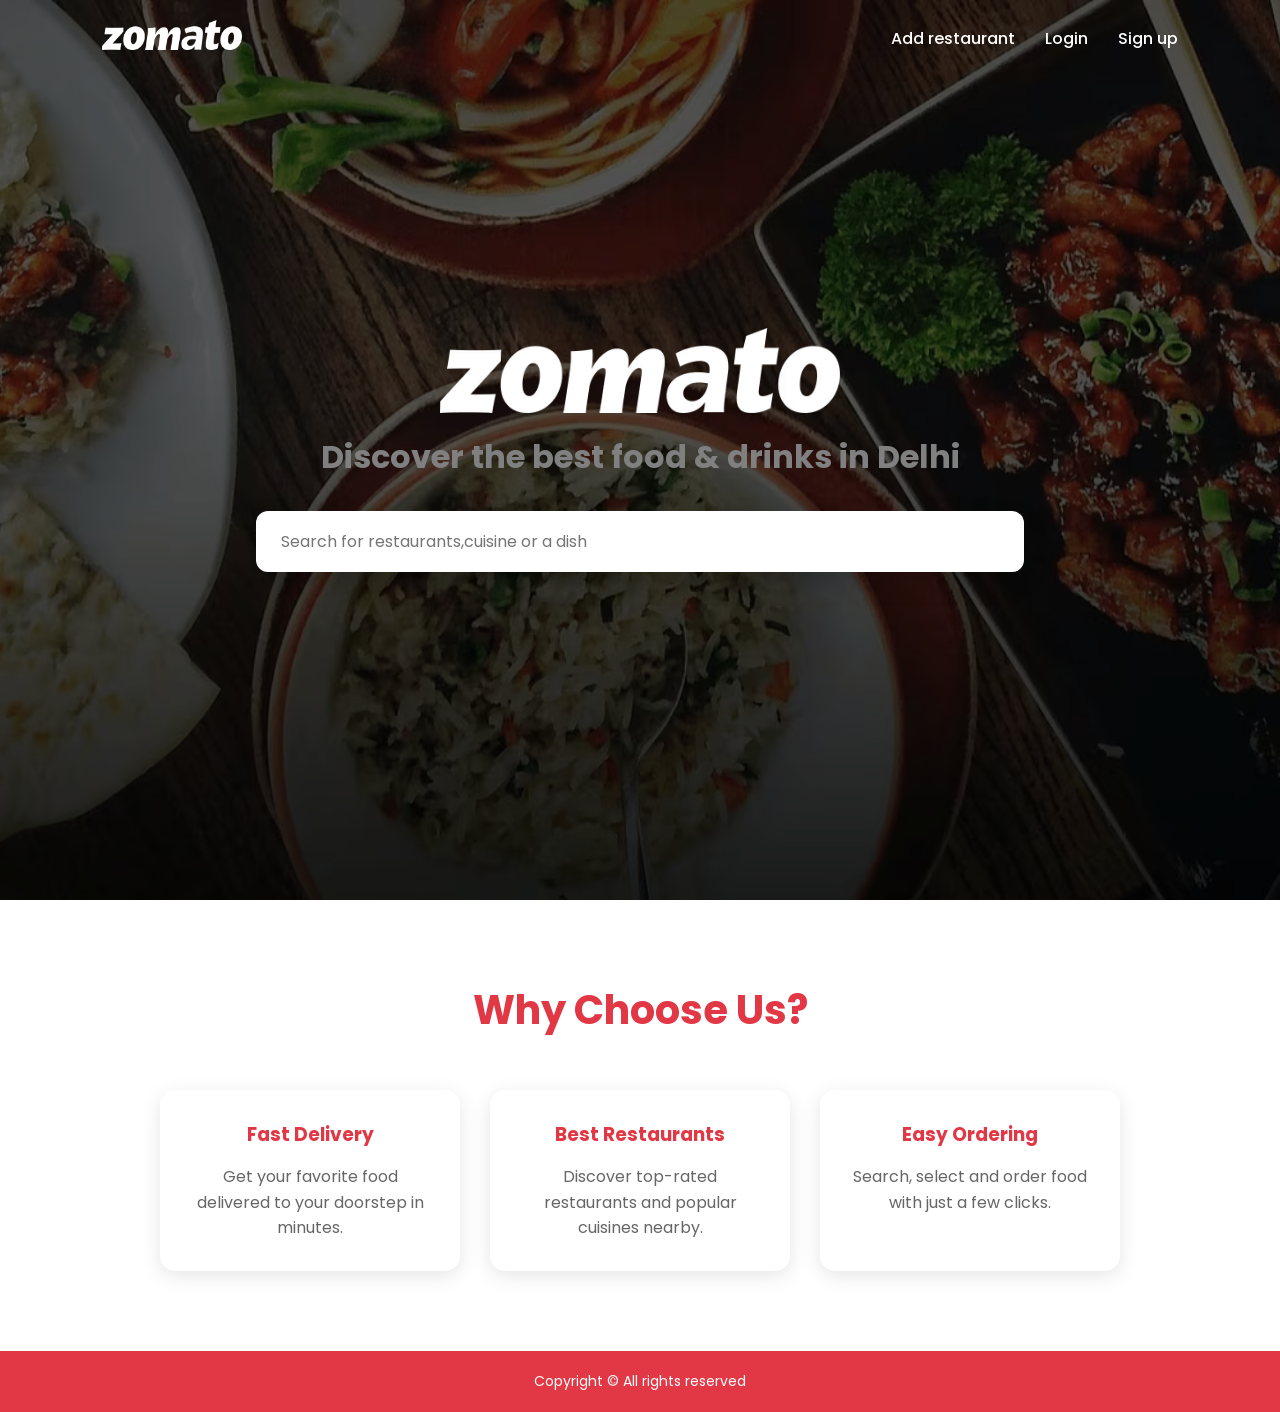
<file: index.html>
<!DOCTYPE html>
<html lang="en">

<head>
    <meta charset="UTF-8">
    <meta name="viewport" content="width=device-width, initial-scale=1.0">
    <title>Zomato- Order food online</title>
    <link rel="stylesheet" href="css/style.css">
    <link rel="icon" type="image" href="images/favicon.png">
    <!-- this is done by entering link:css -->
</head>

<body>
    <header>
        <div class="logo"><img src="images/logo.png" alt=""></div>
        <ul>
            <!-- <li><a href="investor_relation.html" >Investor Relations</a></li> -->
            <li><a href="add_restaurant.html">Add restaurant</a></li>
            <li><a href="login.html">Login</a></li>
            <li><a href="signup.html">Sign up</a></li>
        </ul>
    </header>
    <main>
        <section>

            <!-- use img/bg.png as background and put the text and placeholder on this background -->
            
            <img src="images/logo.png" alt="" class="hero_logo">
            <p>
                Discover the best food & drinks in Delhi
            </p>
            <input type="search" id="searchBox" placeholder="Search for restaurants,cuisine or a dish">

        </section>
        <section class="features">

    <h2>Why Choose Us?</h2>

    <div class="feature-container">

        <div class="card">
            <h3>Fast Delivery</h3>
            <p>Get your favorite food delivered to your doorstep in minutes.</p>
        </div>

        <div class="card">
            <h3>Best Restaurants</h3>
            <p>Discover top-rated restaurants and popular cuisines nearby.</p>
        </div>

        <div class="card">
            <h3>Easy Ordering</h3>
            <p>Search, select and order food with just a few clicks.</p>
        </div>

    </div>

</section>


    </main>
    <footer>
        Copyright &copy; All rights reserved
    </footer>
    <script src="jss/script.js"></script>
</body>

</html>
</file>
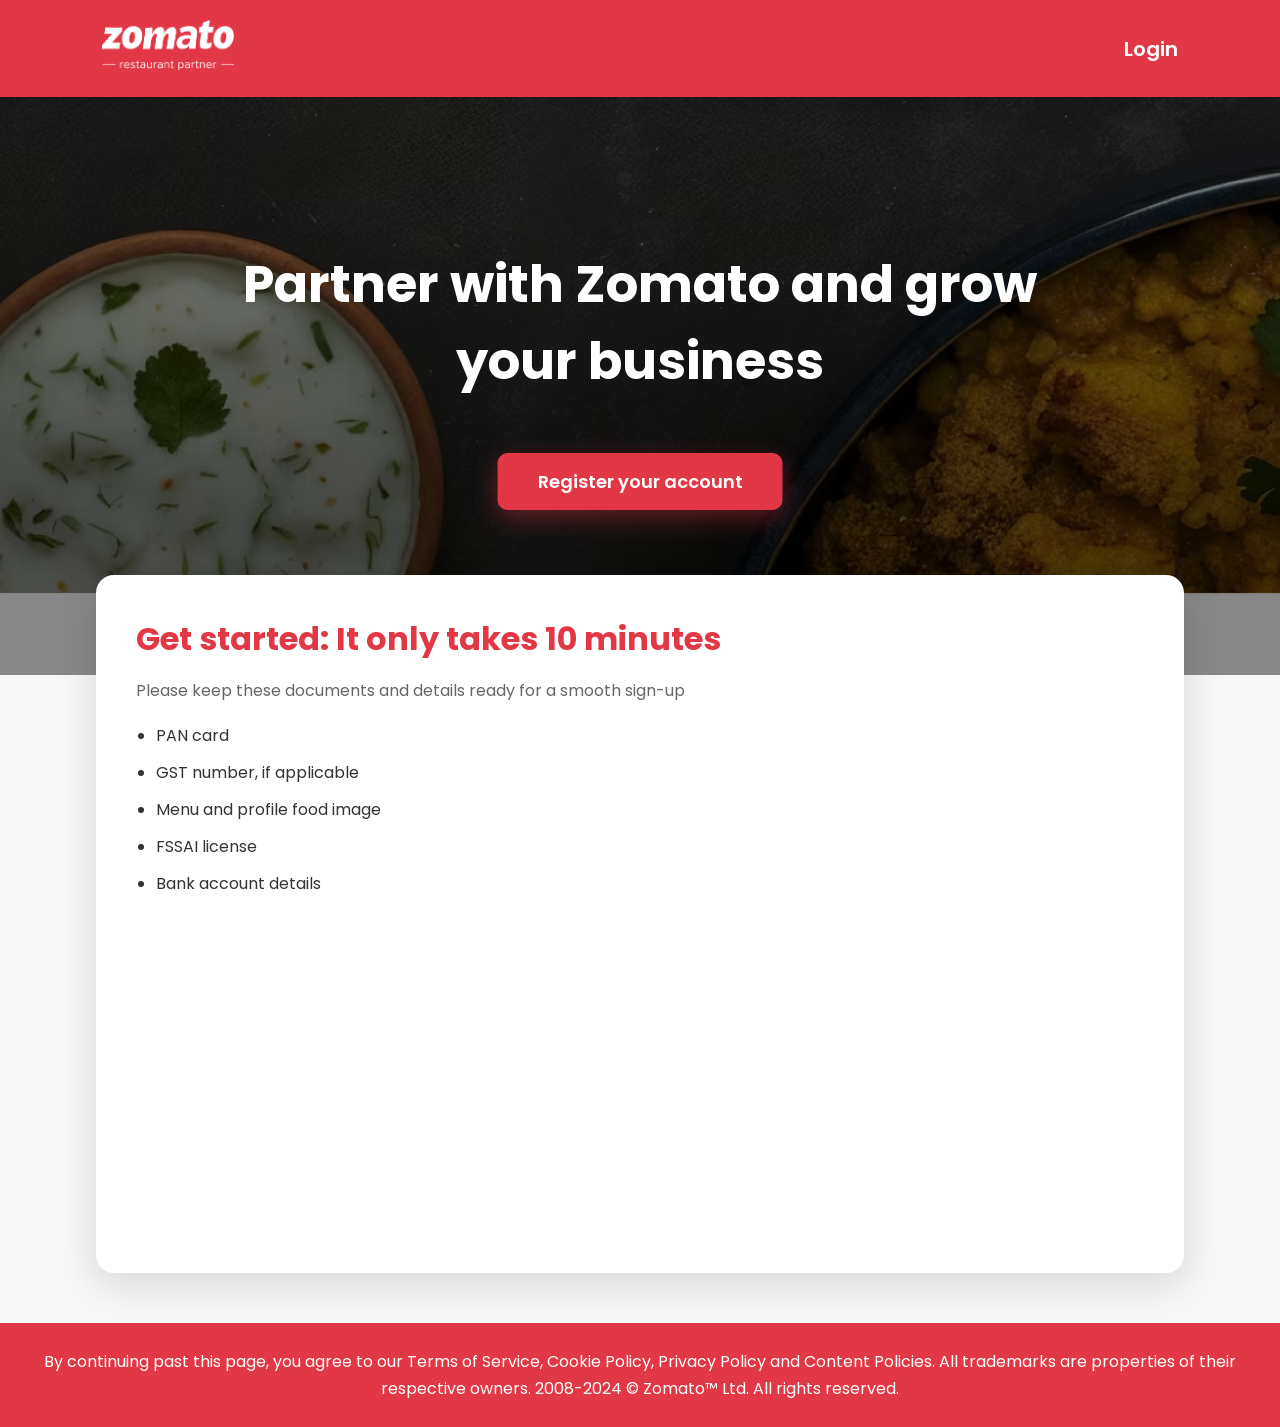
<file: add_restaurant.html>
<!DOCTYPE html>
<html lang="en">

<head>
    <meta charset="UTF-8">
    <meta name="viewport" content="width=device-width, initial-scale=1.0">
    <title>Partner with Zomato- Grow your Restaurant on our platform</title>
    <link rel="icon" type="image" href="images/favicon.png">
    <link rel="stylesheet" href="css/style2.css">
</head>

<body>
    <header>
        <div class="logo"> <img src="images/logo2.png" alt=""></div>
        <div>
            <a href="login.html">Login</a>
        </div>
    </header>
    <main>
        <!-- set bg2.png as the background -->
        <section>
            <p>Partner with Zomato and grow your business</p>
        </section>
        <section>
            <a href="">Register your account</a>
        </section>
        <div class="card">
            <h2>Get started: It only takes 10 minutes</h2>

            <p>Please keep these documents and details ready for a smooth sign-up</p>

            <ul>
                <li>PAN card</li>
                <li>GST number, if applicable</li>
                <li>Menu and profile food image</li>
                <li>FSSAI license</li>
                <li>Bank account details</li>
            </ul>

            <iframe width="560" height="315" src="https://www.youtube.com/embed/Dz7TYlH_igg?si=OtxK_WhVA6tWFQxH"
                title="YouTube video player" frameborder="0"
                allow="accelerometer; autoplay; clipboard-write; encrypted-media; gyroscope; picture-in-picture; web-share"
                referrerpolicy="strict-origin-when-cross-origin" allowfullscreen></iframe>
        </div>
        <section>
            <!-- add html elements according to u  -->
        </section>
    </main>
    <footer>
        By continuing past this page, you agree to our Terms of Service, Cookie Policy, Privacy Policy and Content Policies. All trademarks are properties of their respective owners. 2008-2024 © Zomato™ Ltd. All rights reserved.
    </footer>

    <script src="jss/script2.js"></script>
</body>

</html>
</file>
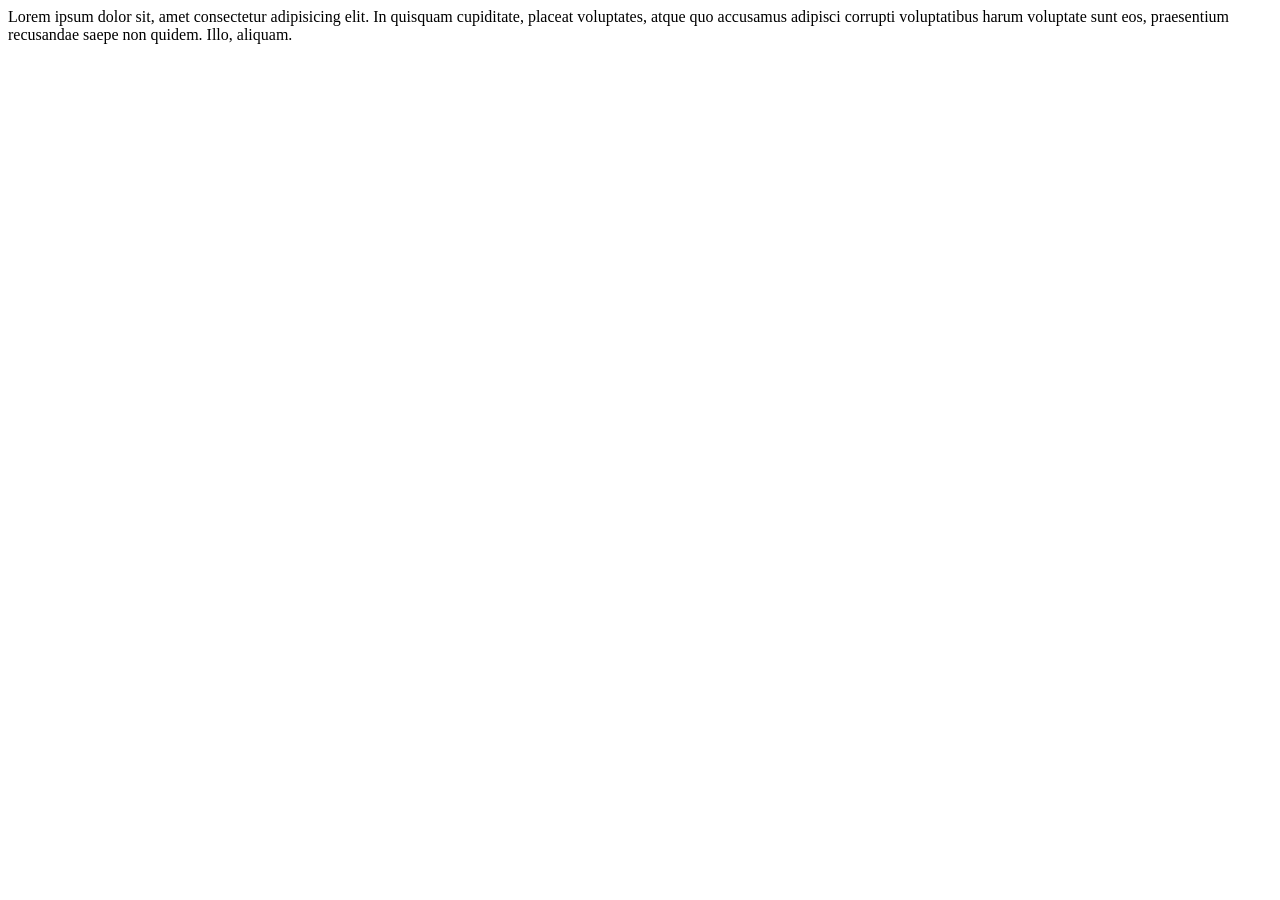
<file: investor_relation.html>
<!DOCTYPE html>
<html lang="en">
<head>
    <meta charset="UTF-8">
    <meta name="viewport" content="width=device-width, initial-scale=1.0">
    <title>Investor_relation</title>
</head>
<body>
    Lorem ipsum dolor sit, amet consectetur adipisicing elit. In quisquam cupiditate, placeat voluptates, atque quo accusamus adipisci corrupti voluptatibus harum voluptate sunt eos, praesentium recusandae saepe non quidem. Illo, aliquam.
</body>
</html>
</file>
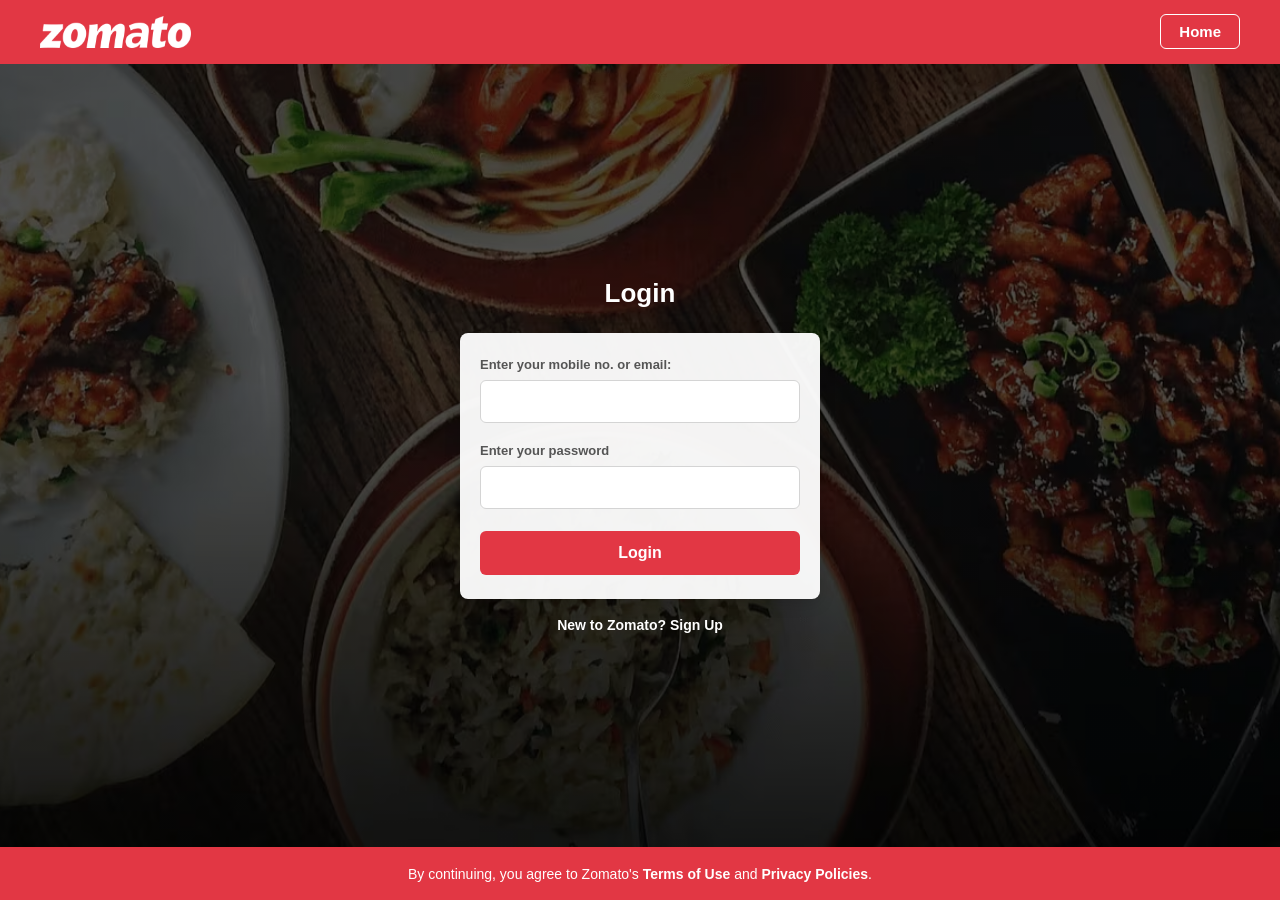
<file: login.html>
<!DOCTYPE html>
<html lang="en">

<head>
    <meta charset="UTF-8">
    <meta name="viewport" content="width=device-width, initial-scale=1.0">
    <title>Login on Zomato </title>
    <link rel="icon" type="image" href="images/favicon.png">
    <link rel="stylesheet" href="css/style3.css">
</head>

<body>
    <header>
        <div class="logo"><img src="images/logo.png" alt="zomato logo"></div>
        <div class="signup">
            <a href="index.html">Home</a>
        </div>
    </header>
    <main>
        <!-- add bg2 as the background -->
        <img src="bg.png" alt="">
        <div class="card">
            <div class="mobile">
                <label for="email">Enter your mobile no. or email:</label>
                <input type="text" id="email">
            </div>
            <div class="pswd">
                <label for="pswd">Enter your password</label>
                <input type="password" id="pswd">
            </div>
            <span>

            </span>
            <div class="button">
                Login
            </div>
        </div>
        <a href="signup.html"> New to Zomato? Sign Up</a>
    </main>
    <footer>
        By continuing, you agree to Zomato's <a href="https://www.zomato.com/conditions" target="_blank"> Terms of Use </a> and <a href="https://www.zomato.com/policies" target="_blank"> Privacy Policies</a>.
    </footer>
    <script src="jss/script3.js"></script>
</body>

</html>
</file>
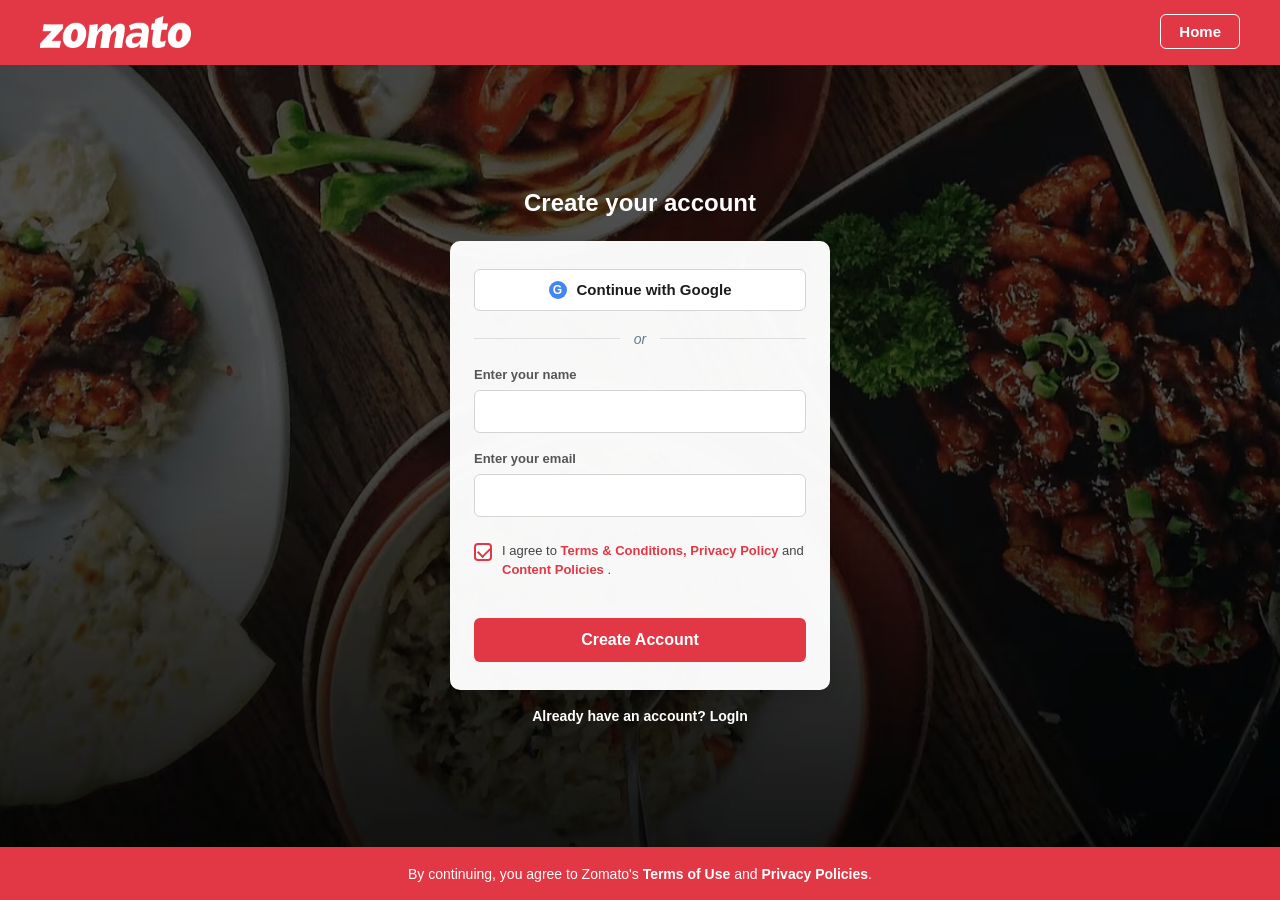
<file: signup.html>
<!DOCTYPE html>
<html lang="en">

<head>
    <meta charset="UTF-8">
    <meta name="viewport" content="width=device-width, initial-scale=1.0">
    <title>Create your account on Zomato</title>
    <link rel="icon" type="image" href="images/favicon.png">
    <link rel="stylesheet" href="css/style4.css">
</head>

<body>
    <header>
        <div class="logo"><img src="images/logo.png" alt="zomato logo"></div>
        <div class="signup">
            <a href="index.html">Home</a>
        </div>
    </header>
    <main>
        <!-- add bg2 as the background -->
        <img src="bg.png" alt="">
        <div class="card">
            <button>
                <a href="https://accounts.google.com/v3/signin/accountchooser?as=QX8Mhnu_-nerFi2RszQhErbooGPDB0inv6Evpboyubs&client_id=442739719837.apps.googleusercontent.com&display=popup&gis_params=GAcqK1FYOE1obnVfLW5lckZpMlJzelFoRXJib29HUERCMGludjZFdnBib3l1YnM4AUJAZWQ1NjA3MThmNWE4ZWU5MGU5YTdiMzE3ZTg2MmQ2NGVkNDk1NDRmNGQxNjg4Y2U5YjY4NjYzZjc2ZDNkYzdlNw&gislp=1&gsiwebsdk=gis_attributes&origin=https%3A%2F%2Fwww.zomato.com&prompt=select_account&redirect_uri=gis_transform&response_mode=form_post&response_type=id_token&scope=openid+email+profile&upstream_experiment_id=117788636&dsh=QX8Mhnu_-nerFi2RszQhErbooGPDB0inv6Evpboyubs&o2v=1&service=lso&flowName=GeneralOAuthFlow&opparams=%253Fgislp%253D1%2526response_mode%253Dform_post%2526gis_params%253DGAcqK1FYOE1obnVfLW5lckZpMlJzelFoRXJib29HUERCMGludjZFdnBib3l1YnM4AUJAZWQ1NjA3MThmNWE4ZWU5MGU5YTdiMzE3ZTg2MmQ2NGVkNDk1NDRmNGQxNjg4Y2U5YjY4NjYzZjc2ZDNkYzdlNw%2526upstream_experiment_id%253D117788636&continue=https%3A%2F%2Faccounts.google.com%2Fsignin%2Foauth%2Fconsent%3Fauthuser%3Dunknown%26part%[base64]%26flowName%3DGeneralOAuthFlow%26as%3DQX8Mhnu_-nerFi2RszQhErbooGPDB0inv6Evpboyubs%26client_id%3D442739719837.apps.googleusercontent.com%26requestPath%3D%252Fsignin%252Foauth%252Fconsent%23&app_domain=https%3A%2F%2Fwww.zomato.com" target="_blank">Continue with Google </a>
            </button>
            <div class="divider">
                <span>or</span>
            </div>
            <div class="create_acc">
                <div>

                    <label for="name">Enter your name</label>
                    <input type="text" id="name">
                    <label for="email">Enter your email</label>
                    <input type="email" id="email">
                </div>
                <div>
                    <input type="checkbox" id="terms" checked>
                    <label for="terms"> I agree to <a href="https://www.zomato.com/conditions" target="_blank"> Terms & Conditions,</a> <a href="https://www.zomato.com/privacy"> Privacy Policy</a> and <a href="https://www.zomato.com/Policies" target="_blank"> Content Policies</a> .
                    </label>
                </div>
                <!-- red bg button with white' 'create account' font -->
                <div class="button">
                    Create Account
                </div>
            </div>

        </div>
        <a href="login.html"> Already have an account? LogIn </a>
    </main>
    <footer>
        By continuing, you agree to Zomato's <a href="https://www.zomato.com/conditions" target="_blank"> Terms of Use </a> and <a href="https://www.zomato.com/policies" target="_blank"> Privacy Policies</a>.
    </footer>
    <script src="jss/script4.js"></script>
</body>

</html>
</file>
<file: css/style.css>
@import url('https://fonts.googleapis.com/css2?family=Poppins:wght@300;400;500;600;700&display=swap');

* {
    margin: 0;
    padding: 0;
    box-sizing: border-box;
    font-family: 'Poppins', sans-serif;
}

body {
    background-color: #ffffff;
    color: #333;
}

/* HEADER */

header {
    background: #e23744;
    position: absolute;
    top: 0;
    width: 100%;
    padding: 20px 8%;
    display: flex;
    justify-content: space-between;
    align-items: center;
    z-index: 100;
}

.logo img {
    width: 140px;
    cursor: pointer;
}

header ul {
    display: flex;
    list-style: none;
    gap: 30px;
}

header ul li a {
    text-decoration: none;
    color: white;
    font-size: 16px;
    font-weight: 500;
    transition: 0.3s;
}

header ul li a:hover {
    color: #ffd6d6;
}

/* HERO SECTION */

main section:first-child {
    height: 100vh;
    background-image: url(../bg.png);
    background-size: cover;
    background-position: center;
    position: relative;

    display: flex;
    flex-direction: column;
    justify-content: center;
    align-items: center;
}

.hero_logo {
    position: relative;
    z-index: 2;

    width: 400px;
    height: auto;

    margin-bottom: 20px;
}

/* Dark Overlay */

main section:first-child::before {
    content: "";
    position: absolute;
    inset: 0;
    background: rgba(0, 0, 0, 0.45);
}

main section:first-child p {
    position: relative;
    z-index: 2;

    color: grey;

    font-size: xx-large;
    font-weight: 700;
    

    text-align: center;
    max-width: 900px;
    margin-bottom: 30px;
}

#searchBox {
    position: relative;
    z-index: 2;

    width: 60%;
    max-width: 1600px;

    padding: 18px 25px;

    border: rgba(0, 0, 0, 0.45);
    outline: none;

    border-radius: 12px;

    font-size: 16px;

    box-shadow: 0 10px 25px rgba(0, 0, 0, 0.2);

    transition: 0.3s;
}

#searchBox:focus {
    transform: scale(1.03);
    box-shadow: 0 0 20px rgba(226, 55, 68, 0.6);
}

/* FEATURES SECTION */

.features {
    padding: 80px 10%;
    text-align: center;
    background: #fff;
}

.features h2 {
    font-size: 2.5rem;
    color: #e23744;
    margin-bottom: 50px;
}

.feature-container {
    display: flex;
    justify-content: center;
    gap: 30px;
    flex-wrap: wrap;
}

.card {
    width: 300px;
    background: white;
    padding: 30px;
    border-radius: 15px;

    box-shadow: 0 5px 20px rgba(0, 0, 0, 0.1);

    transition: 0.3s;
}

.card:hover {
    transform: translateY(-10px);

    box-shadow: 0 15px 35px rgba(226, 55, 68, 0.2);
}

.card h3 {
    color: #e23744;
    margin-bottom: 15px;
}

.card p {
    color: #666;
    line-height: 1.6;
}

/* FOOTER */

footer {
    background: #e23744;
    color: white;
    text-align: center;
    padding: 20px;
    font-size: 14px;
}

/* RESPONSIVE DESIGN */

@media(max-width: 768px) {

    header {
        flex-direction: column;
        gap: 15px;
    }

    header ul {
        flex-wrap: wrap;
        justify-content: center;
        gap: 15px;
    }

    main section:first-child p {
        font-size: 2rem;
        padding: 0 20px;
    }

    #searchBox {
        width: 85%;
    }

    .card {
        width: 100%;
    }
}

@media (max-width: 768px) {

  body {
    overflow-x: hidden;
  }

  .container {
    width: 100%;
  }

}
</file>
<file: css/style2.css>
@import url('https://fonts.googleapis.com/css2?family=Poppins:wght@300;400;500;600;700&display=swap');

*{
    margin:0;
    padding:0;
    box-sizing:border-box;
    font-family:'Poppins',sans-serif;
}

body{
    background:#f8f8f8;
    color:#333;
}

/* HEADER */

header{
    display:flex;
    justify-content:space-between;
    align-items:center;
    padding:20px 8%;
    position:fixed;
    top:0;
    left:0;
    width:100%;
    z-index:1000;

    background:#e23744;
    backdrop-filter:blur(5px);
}
.logo img{
    height:50px;
}

header a{
    color:white;
    text-decoration: none;
    font-size:20px;
    font-weight:600;
}

header a:hover {
    color: #ffd6d6;
}

/* HERO SECTION */

main section:first-child{
    height:75vh;

    background:
    linear-gradient(
        rgba(0,0,0,0.45),
        rgba(0,0,0,0.45)
    ),
    url(../bg2.png);

    background-size:cover;
    background-position:center;

    display:flex;
    flex-direction:column;
    justify-content:center;
    align-items:center;

    text-align:center;
    padding:20px;
}

main section:first-child p{
    color:white;
    font-size:3.2rem;
    font-weight:700;
    max-width:850px;
    margin-bottom:30px;
}

/* REGISTER BUTTON */

main section:nth-child(2){
    position:absolute;
    top:52%;
    left:50%;
    transform:translateX(-50%);
    z-index:10;
}

main section:nth-child(2) a{
    text-decoration:none;
    background:#e23744;
    color:white;
    padding:16px 40px;
    border-radius:10px;
    font-size:18px;
    font-weight:600;
    transition:0.3s;
    box-shadow:0 8px 25px rgba(226,55,68,0.4);
}

main section:nth-child(2) a:hover{
    background:#c62828;
    transform:translateY(-3px);
}

/* CARD */

.card{
    width:85%;
    max-width:1100px;

    background:white;

    margin:-100px auto 50px auto;

    padding:40px;

    border-radius:18px;

    box-shadow:
    0 10px 40px rgba(0,0,0,0.15);

    position:relative;
    z-index:20;
}

.card h2{
    color:#e23744;
    margin-bottom:15px;
    font-size:2rem;
}

.card p{
    margin-bottom:20px;
    color:#666;
}

.card ul{
    margin-left:20px;
    margin-bottom:30px;
}

.card li{
    margin-bottom:12px;
    font-size:16px;
}

/* VIDEO */

iframe{
    width:100%;
    height:300px;
    border:none;
    border-radius:12px;
}

/* FOOTER */

footer{
    background:#e23744;
    color:white;
    text-align:center;
    padding:25px;
    line-height:1.7;
    margin-top:40px;
}

/* RESPONSIVE */

@media(max-width:768px){

    main section:first-child{
        height:65vh;
    }

    main section:first-child p{
        font-size:2rem;
    }

    main section:nth-child(2){
        top:48%;
    }

    .card{
        width:95%;
        margin-top:-80px;
        padding:25px;
    }

    iframe{
        height:250px;
    }

    .logo img{
        height:40px;
    }
}
</file>
<file: css/style3.css>
/* ============================
   Zomato-style Login Page CSS
   Theme color: Red (#E23744 — Zomato's signature red)
   ============================ */

* {
  margin: 0;
  padding: 0;
  box-sizing: border-box;
}

body {
  font-family: 'Segoe UI', Roboto, Arial, sans-serif;
  background-color: #fafafa;
  color: #1c1c1c;
  min-height: 100vh;
  display: flex;
  flex-direction: column;
}

/* ---------- Header ---------- */
header {
  display: flex;
  justify-content: space-between;
  align-items: center;
  padding: 16px 40px;
  border-bottom: none;
  background-color: #e23744;
}

.logo img {
  height: 32px;
  display: block;
}

.signup a {
  color: white;
  font-weight: 600;
  text-decoration: none;
  font-size: 15px;
  padding: 8px 18px;
  border: 1px solid white;
  border-radius: 6px;
  transition: background-color 0.2s ease, color 0.2s ease;
}

/* .signup a:hover {
  background-color:rgb(0, 0, 0);
  color: #ffffff;
} */

.signup a:hover {
    color: #ffd6d6;
}

/* ---------- Main / Login Card ---------- */
main {
  flex: 1;
  position: relative;
  display: flex;
  flex-direction: column;
  align-items: center;
  justify-content: center;
  padding: 40px 20px;
  overflow: hidden;
}

/* Background image (the <img src="/bg.png"> placed right inside <main>) */
main > img {
  position: absolute;
  inset: 0;
  width: 100%;
  height: 100%;
  object-fit: cover;
  z-index: 0;
}

/* Dark overlay so the form stays readable on top of the photo */
main::after {
  content: "";
  position: absolute;
  inset: 0;
  background: linear-gradient(
    to bottom,
    rgba(0, 0, 0, 0.45),
    rgba(0, 0, 0, 0.55)
  );
  z-index: 1;
}

main::before {
  content: "Login";
  position: relative;
  z-index: 2;
  font-size: 26px;
  font-weight: 700;
  color: #ffffff;
  margin-bottom: 24px;
}

.card {
  position: relative;
  z-index: 2;
  width: 100%;
  max-width: 360px;
  background-color: rgba(255, 255, 255, 0.95);
  padding: 24px 20px;
  border-radius: 8px;
  box-shadow: 0 4px 16px rgba(0, 0, 0, 0.15);
}

.mobile,
.pswd {
  width: 100%;
  display: flex;
  flex-direction: column;
  margin-bottom: 20px;
}

.pswd {
  margin-bottom: 0;
}

.mobile label,
.pswd label {
  font-size: 13px;
  font-weight: 600;
  color: #555;
  margin-bottom: 8px;
}

.mobile input,
.pswd input {
  padding: 12px 14px;
  border: 1px solid #d4d4d4;
  border-radius: 6px;
  font-size: 15px;
  outline: none;
  transition: border-color 0.2s ease, box-shadow 0.2s ease;
}

.mobile input:focus,
.pswd input:focus {
  border-color: #e23744;
  box-shadow: 0 0 0 3px rgba(226, 55, 68, 0.15);
}

.mobile input.invalid,
.pswd input.invalid {
  border-color: #d32f2f;
  box-shadow: 0 0 0 3px rgba(211, 47, 47, 0.12);
}

.error-msg {
  width: 100%;
  color: #d32f2f;
  font-size: 13px;
  margin-top: -10px;
  margin-bottom: 16px;
  min-height: 16px;
}


/* Login button (static div inside .card) */

.card .button {
  width: 100%;
  padding: 13px 0;
  background-color: #e23744;
  color: #ffffff;
  font-size: 16px;
  font-weight: 700;
  text-align: center;
  border-radius: 6px;
  cursor: pointer;
  user-select: none;
  margin-top: 16px;
  transition: background-color 0.2s ease, transform 0.1s ease;
}

.card .button:hover {
  background-color: #c92a37;
}

.card .button:active {
  transform: scale(0.98);
}

.card .button.disabled {
  background-color: #f1a6ac;
  cursor: not-allowed;
}

main > a {
  position: relative;
  z-index: 2;
  margin-top: 18px;
  font-size: 14px;
  color: #ffffff;
  text-decoration: none;
  font-weight: 600;
}

main > a:hover {
  text-decoration: underline;
}

/* ---------- Footer ---------- */
footer {
  text-align: center;
  font-size: 14px;
  color: white;
  padding: 18px 20px;
  border-top: 1px solid #e23744;
  background-color: #e23744;
}

footer a {
  color: white;
  font-weight: 600;
  text-decoration: none;
}

footer a:hover {
  text-decoration: underline;
}

/* ---------- Responsive ---------- */
@media (max-width: 480px) {
  header {
    padding: 14px 20px;
  }

  main::before {
    font-size: 22px;
  }
}
</file>
<file: css/style4.css>
/* ============================
   Zomato-style Sign Up Page CSS
   Theme color: Red (#E23744)
   ============================ */

* {
  margin: 0;
  padding: 0;
  box-sizing: border-box;
}

body {
  font-family: 'Segoe UI', Roboto, Arial, sans-serif;
  background-color: #fafafa;
  color: #1c1c1c;
  min-height: 100vh;
  display: flex;
  flex-direction: column;
}

/* ---------- Header ---------- */
header {
  display: flex;
  justify-content: space-between;
  align-items: center;
  padding: 16px 40px;
  border-bottom: 1px solid #e23744;
  background-color: #e23744 ;
}

.logo img {
  height: 32px;
  display: block;
}

.signup a {
  color: white;
  font-weight: 600;
  text-decoration: none;
  font-size: 15px;
  padding: 8px 18px;
  border: 1px solid white;
  border-radius: 6px;
  transition: background-color 0.2s ease, color 0.2s ease;
}

.signup a:hover {
  background-color: none;
  color:#ffd6d6 ;
}

/* ---------- Main ---------- */
main {
  flex: 1;
  position: relative;
  display: flex;
  flex-direction: column;
  align-items: center;
  justify-content: center;
  padding: 40px 20px;
  overflow: hidden;
}

main > img {
  position: absolute;
  inset: 0;
  width: 100%;
  height: 100%;
  object-fit: cover;
  z-index: 0;
}

main::after {
  content: "";
  position: absolute;
  inset: 0;
  background: linear-gradient(
    to bottom,
    rgba(0, 0, 0, 0.45),
    rgba(0, 0, 0, 0.55)
  );
  z-index: 1;
}

main::before {
  content: "Create your account";
  position: relative;
  z-index: 2;
  font-size: 24px;
  font-weight: 700;
  color: #ffffff;
  margin-bottom: 24px;
  text-align: center;
}

/* ---------- Card ---------- */
.card {
  position: relative;
  z-index: 2;
  width: 100%;
  max-width: 380px;
  background-color: rgba(255, 255, 255, 0.97);
  padding: 28px 24px;
  border-radius: 10px;
  box-shadow: 0 4px 20px rgba(0, 0, 0, 0.18);
}

/* ---------- Google button ---------- */
.card > button,
.card > a.google-btn {
  width: 100%;
  display: flex;
  align-items: center;
  justify-content: center;
  gap: 10px;
  padding: 11px 0;
  background-color: #ffffff;
  border: 1px solid #d4d4d4;
  border-radius: 6px;
  font-size: 15px;
  font-weight: 600;
  color: #1c1c1c;
  cursor: pointer;
  transition: background-color 0.2s ease, border-color 0.2s ease;
}

.card > button:hover,
.card > a.google-btn:hover {
  background-color: #f7f7f7;
  border-color: #bbb;
}

.card > button a {
  color: inherit;
  text-decoration: none;
}

.card > button::before {
  content: "G";
  display: inline-flex;
  align-items: center;
  justify-content: center;
  width: 18px;
  height: 18px;
  border-radius: 50%;
  background-color: #4285f4;
  color: #ffffff;
  font-size: 12px;
  font-weight: 700;
}

/* ---------- Divider ---------- */
.divider {
  display: flex;
  align-items: center;
  width: 100%;
  margin: 20px 0;
}

.divider::before,
.divider::after {
  content: "";
  flex: 1;
  height: 1px;
  background-color: #ddd;
}

.divider span {
  padding: 0 14px;
  color: #6b7b8d;
  font-size: 14px;
  font-style: italic;
}

/* ---------- Create-account form ---------- */
.create_acc > div:first-child {
  display: flex;
  flex-direction: column;
}

.create_acc label {
  font-size: 13px;
  font-weight: 600;
  color: #555;
  margin-bottom: 8px;
}

.create_acc input[type="text"],
.create_acc input[type="email"] {
  padding: 12px 14px;
  margin-bottom: 18px;
  border: 1px solid #d4d4d4;
  border-radius: 6px;
  font-size: 15px;
  outline: none;
  transition: border-color 0.2s ease, box-shadow 0.2s ease;
}

.create_acc input[type="text"]:focus,
.create_acc input[type="email"]:focus {
  border-color: #e23744;
  box-shadow: 0 0 0 3px rgba(226, 55, 68, 0.15);
}

.create_acc input.invalid {
  border-color: black;
  box-shadow: 0 0 0 3px rgba(211, 47, 47, 0.12);
}

/* ---------- Terms checkbox ---------- */
.create_acc > div:nth-child(2) {
  display: flex;
  align-items: flex-start;
  gap: 10px;
  margin: 6px 0 20px;
}

.create_acc input[type="checkbox"] {
  appearance: none;
  width: 18px;
  height: 18px;
  min-width: 18px;
  margin-top: 2px;
  border: 2px solid #e23744;
  border-radius: 4px;
  position: relative;
  cursor: pointer;
  background-color: #ffffff;
}

.create_acc input[type="checkbox"]:checked::after {
  content: "";
  position: absolute;
  left: 4px;
  top: 0px;
  width: 6px;
  height: 10px;
  border: solid #e23744;
  border-width: 0 2px 2px 0;
  transform: rotate(45deg);
}

.create_acc label[for="terms"] {
  font-size: 13px;
  font-weight: 400;
  color: #444;
  line-height: 1.5;
  margin-bottom: 0;
}

.create_acc label[for="terms"] a {
  color: #e23744;
  font-weight: 700;
  text-decoration: none;
}

.create_acc label[for="terms"] a:hover {
  text-decoration: underline;
}

/* ---------- Create Account button ---------- */
.button {
  width: 100%;
  padding: 13px 0;
  background-color: #e23744;
  color: #ffffff;
  font-size: 16px;
  font-weight: 700;
  text-align: center;
  border-radius: 6px;
  cursor: pointer;
  user-select: none;
  transition: background-color 0.2s ease, transform 0.1s ease;
}

.button:hover {
  background-color: #c92a37;
}

.button:active {
  transform: scale(0.98);
}

.button.disabled {
  background-color: #f1a6ac;
  cursor: not-allowed;
}

.error-msg {
  width: 100%;
  color: black;
  font-size: 13px;
  margin-top: -14px;
  margin-bottom: 16px;
  min-height: 16px;
}

/* ---------- Bottom link ---------- */
main > a {
  position: relative;
  z-index: 2;
  margin-top: 18px;
  font-size: 14px;
  color: #ffffff;
  text-decoration: none;
  font-weight: 600;
}

main > a:hover {
  text-decoration: underline;
}

/* ---------- Footer ---------- */
footer {
  text-align: center;
  font-size: 14px;
  color: white;
  padding: 18px 20px;
  border-top: 1px solid #e23744;
  background-color: #e23744;
}

footer a {
  color: white;
  font-weight: 600;
  text-decoration: none;
}

/* ---------- Responsive ---------- */
@media (max-width: 480px) {
  header {
    padding: 14px 20px;
  }

  main::before {
    font-size: 20px;
  }
}
</file>
